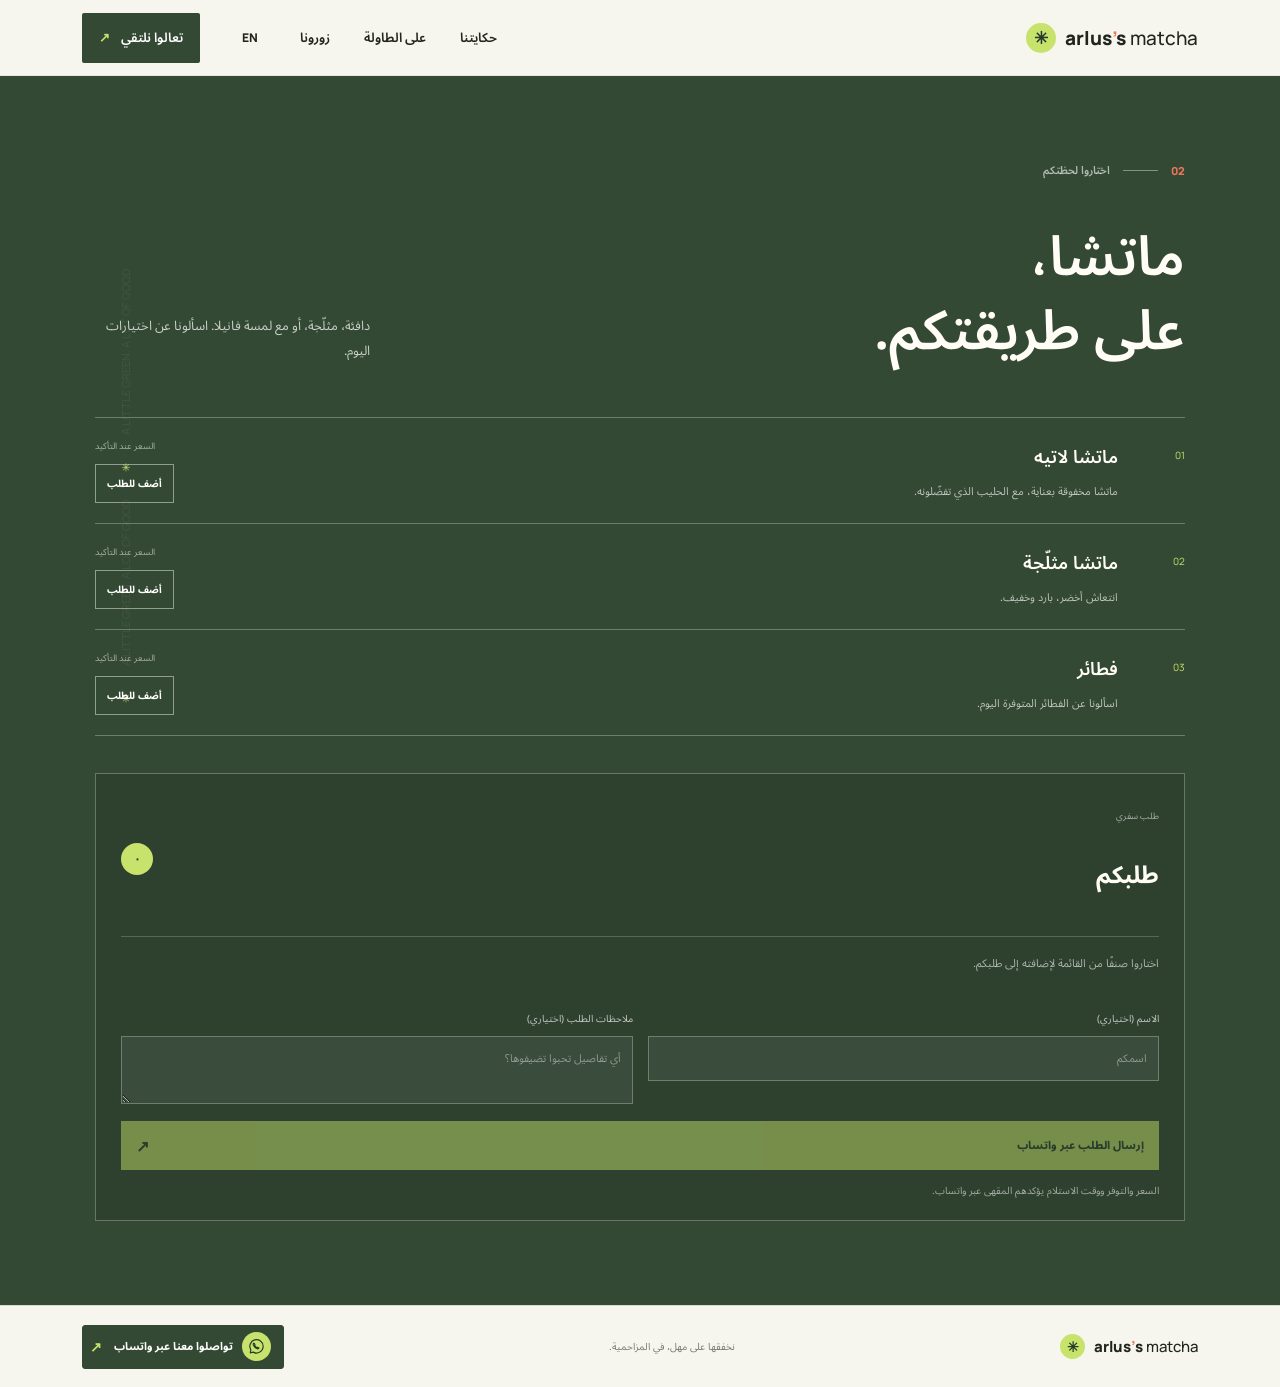
<file: menu.html>
<!doctype html>
<html lang="ar" dir="rtl">
<head>
  <meta charset="utf-8">
  <meta name="viewport" content="width=device-width, initial-scale=1">
  <meta name="theme-color" content="#f6f5ee">
  <meta name="description" content="تصفحوا قائمة Arlus's matcha: ماتشا لاتيه، ماتشا مثلّجة، وفطائر متوفرة حسب اليوم. أرسلوا طلب الاستلام عبر واتساب.">
  <meta name="robots" content="index, follow">
  <link rel="canonical" href="https://abdoelsayed123.github.io/Arlus-s-matcha1/menu.html">
  <meta property="og:type" content="website">
  <meta property="og:url" content="https://abdoelsayed123.github.io/Arlus-s-matcha1/menu.html">
  <meta property="og:locale" content="ar_SA">
  <meta property="og:title" content="القائمة | Arlus's Matcha">
  <meta property="og:description" content="ماتشا على طريقتكم، دافئة أو مثلّجة، مع فطائر اليوم.">
  <title>القائمة | Arlus's Matcha</title>
  <link rel="preconnect" href="https://fonts.googleapis.com">
  <link rel="preconnect" href="https://fonts.gstatic.com" crossorigin>
  <link href="https://fonts.googleapis.com/css2?family=DM+Sans:wght@400;500;600;700&family=Manrope:wght@400;500;600;700;800&family=Noto+Sans+Arabic:wght@400;500;600;700;800&display=swap" rel="stylesheet">
  <link rel="stylesheet" href="styles.css?v=3">
  <script src="script.js" defer></script>
</head>
<body>
  <header class="site-header">
    <a class="wordmark" href="index.html" aria-label="Arlus's matcha — الرئيسية"><span class="wordmark-leaf" aria-hidden="true">✳</span><span>arlus<span class="wordmark-apostrophe">’</span>s <span class="wordmark-light">matcha</span></span></a>
    <button class="menu-toggle" type="button" aria-label="فتح القائمة" aria-expanded="false" aria-controls="site-nav"><span></span><span></span></button>
    <nav class="site-nav" id="site-nav" aria-label="التنقل الرئيسي">
      <a href="story.html" target="_blank" rel="noreferrer" data-ar="حكايتنا" data-en="Our story">حكايتنا</a>
      <a href="menu.html" target="_blank" rel="noreferrer" aria-current="page" data-ar="على الطاولة" data-en="The menu">على الطاولة</a>
      <a href="visit.html" target="_blank" rel="noreferrer" data-ar="زورونا" data-en="Find us">زورونا</a>
      <button class="language-toggle" type="button" aria-label="Switch language">EN</button>
      <a class="nav-visit" href="visit.html" target="_blank" rel="noreferrer" data-ar="تعالوا نلتقي" data-en="Come on in">تعالوا نلتقي <span aria-hidden="true">↗</span></a>
    </nav>
  </header>
  <main>
    <section class="menu-section menu-page-section" aria-labelledby="menu-title">
      <div class="section-wrap menu-inner">
        <div class="section-kicker section-kicker-light"><span>02</span><span class="kicker-rule"></span><span data-ar="اختاروا لحظتكم" data-en="Make it your moment">اختاروا لحظتكم</span></div>
        <div class="menu-heading-row"><h1 id="menu-title" data-ar="ماتشا،<br>على طريقتكم." data-en="Matcha,<br>your way.">ماتشا،<br>على طريقتكم.</h1><p data-ar="دافئة، مثلّجة، أو مع لمسة فانيلا. اسألونا عن اختيارات اليوم." data-en="Warm, over ice, or with a hint of vanilla. Ask us what’s on today.">دافئة، مثلّجة، أو مع لمسة فانيلا. اسألونا عن اختيارات اليوم.</p></div>
        <div class="menu-list">
          <article class="menu-item"><span class="menu-number">01</span><div><h2 data-ar="ماتشا لاتيه" data-en="Matcha latte">ماتشا لاتيه</h2><p data-ar="ماتشا مخفوقة بعناية، مع الحليب الذي تفضّلونه." data-en="Carefully whisked matcha with the milk you love.">ماتشا مخفوقة بعناية، مع الحليب الذي تفضّلونه.</p></div><div class="menu-item-action"><span class="menu-price" data-ar="السعر عند التأكيد" data-en="Price on confirmation">السعر عند التأكيد</span><button class="menu-add" type="button" data-item="latte" data-ar="أضف للطلب" data-en="Add to order">أضف للطلب</button></div></article>
          <article class="menu-item"><span class="menu-number">02</span><div><h2 data-ar="ماتشا مثلّجة" data-en="Iced matcha">ماتشا مثلّجة</h2><p data-ar="انتعاش أخضر، بارد وخفيف." data-en="Green, chilled, and easy going.">انتعاش أخضر، بارد وخفيف.</p></div><div class="menu-item-action"><span class="menu-price" data-ar="السعر عند التأكيد" data-en="Price on confirmation">السعر عند التأكيد</span><button class="menu-add" type="button" data-item="iced" data-ar="أضف للطلب" data-en="Add to order">أضف للطلب</button></div></article>
          <article class="menu-item"><span class="menu-number">03</span><div><h2 data-ar="فطائر" data-en="Pancakes">فطائر</h2><p data-ar="اسألونا عن الفطائر المتوفرة اليوم." data-en="Ask us which pancakes are available today.">اسألونا عن الفطائر المتوفرة اليوم.</p></div><div class="menu-item-action"><span class="menu-price" data-ar="السعر عند التأكيد" data-en="Price on confirmation">السعر عند التأكيد</span><button class="menu-add" type="button" data-item="pancakes" data-ar="أضف للطلب" data-en="Add to order">أضف للطلب</button></div></article>
        </div>
        <div class="order-panel" aria-labelledby="order-title"><div class="order-panel-heading"><div><span class="order-kicker" data-ar="طلب سفري" data-en="Takeaway order">طلب سفري</span><h2 id="order-title" data-ar="طلبكم" data-en="Your order">طلبكم</h2></div><span class="cart-count" aria-live="polite">٠</span></div><div class="order-items" aria-live="polite"><p class="cart-empty" data-ar="اختاروا صنفًا من القائمة لإضافته إلى طلبكم." data-en="Choose an item from the menu to start your order.">اختاروا صنفًا من القائمة لإضافته إلى طلبكم.</p></div><div class="order-fields"><label><span data-ar="الاسم (اختياري)" data-en="Name (optional)">الاسم (اختياري)</span><input class="customer-name" type="text" autocomplete="name" placeholder="اسمكم" data-placeholder-ar="اسمكم" data-placeholder-en="Your name"></label><label><span data-ar="ملاحظات الطلب (اختياري)" data-en="Order notes (optional)">ملاحظات الطلب (اختياري)</span><textarea class="order-notes" rows="2" placeholder="أي تفاصيل تحبوا تضيفوها؟" data-placeholder-ar="أي تفاصيل تحبوا تضيفوها؟" data-placeholder-en="Anything else we should know?"></textarea></label></div><button class="order-submit" type="button" disabled><span data-ar="إرسال الطلب عبر واتساب" data-en="Send order via WhatsApp">إرسال الطلب عبر واتساب</span><span aria-hidden="true">↗</span></button><p class="menu-footnote" data-ar="السعر والتوفر ووقت الاستلام يؤكدهم المقهى عبر واتساب." data-en="The cafe will confirm availability, price, and pickup time on WhatsApp.">السعر والتوفر ووقت الاستلام يؤكدهم المقهى عبر واتساب.</p></div>
      </div>
      <div class="menu-orbit" aria-hidden="true">A LITTLE GREEN, A LOT OF GOOD <span>✳</span> A LITTLE GREEN, A LOT OF GOOD <span>✳</span></div>
    </section>
  </main>
  <footer class="site-footer"><a class="wordmark footer-wordmark" href="index.html"><span class="wordmark-leaf" aria-hidden="true">✳</span><span>arlus<span class="wordmark-apostrophe">’</span>s <span class="wordmark-light">matcha</span></span></a><span class="footer-note" data-ar="نخفقها على مهل، في المزاحمية." data-en="Whisked with care in Al Muzahimiyah.">نخفقها على مهل، في المزاحمية.</span><a class="footer-whatsapp" href="https://wa.me/966502177436" target="_blank" rel="noreferrer"><svg class="whatsapp-icon" width="29" height="29" viewBox="0 0 24 24" fill="none" stroke="#263a2b" stroke-width="1.5" stroke-linecap="round" stroke-linejoin="round" aria-hidden="true" focusable="false"><path d="M20.4 11.7a8.4 8.4 0 0 1-12.5 7.4L4 20l.9-3.8a8.4 8.4 0 1 1 15.5-4.5Z"/><path d="M8.4 7.8c-.3.2-.7.7-.7 1.4 0 .9.7 2 1.8 3.1 1 1.1 2.3 2 3.4 2.4.7.3 1.3.2 1.7-.2l.6-.7-2-.9-.7.7a7.4 7.4 0 0 1-2.9-2.7l.6-.8-.9-1.8-.9-.5Z"/></svg><span data-ar="تواصلوا معنا عبر واتساب" data-en="Chat with us on WhatsApp">تواصلوا معنا عبر واتساب</span><span class="whatsapp-arrow" aria-hidden="true">↗</span></a></footer>
</body>
</html>
</file>
<file: styles.css>
:root {
  color-scheme: light;
  --paper: #f6f5ee;
  --ink: #20251d;
  --green: #344934;
  --green-deep: #263a2b;
  --leaf: #c7e36b;
  --coral: #ef775b;
  --muted: #777a6e;
  --line: #d8d9cf;
  --font-latin: "Manrope", sans-serif;
  --font-arabic: "Noto Sans Arabic", sans-serif;
}

* { box-sizing: border-box; }
html { scroll-behavior: smooth; scroll-padding-top: 82px; }
body { margin: 0; background: var(--paper); color: var(--ink); font-family: var(--font-arabic); -webkit-font-smoothing: antialiased; }
body[lang="en"] { font-family: var(--font-latin); }
a { color: inherit; text-decoration: none; }
button { color: inherit; font: inherit; }
.site-header { height: 76px; padding: 0 6.4%; display: flex; align-items: center; justify-content: space-between; position: sticky; top: 0; z-index: 10; background: var(--paper); border-bottom: 1px solid rgba(32, 37, 29, .08); }
.wordmark { display: inline-flex; align-items: center; gap: 9px; font-family: var(--font-latin); font-size: 19px; font-weight: 800; letter-spacing: 0; direction: ltr; }
.wordmark-leaf { display: grid; place-items: center; width: 30px; height: 30px; border-radius: 50%; background: var(--leaf); color: var(--green-deep); font-size: 17px; }
.wordmark-apostrophe { color: var(--coral); }
.wordmark-light { font-weight: 500; }
.site-nav { display: flex; align-items: center; gap: 34px; font-size: 13px; font-weight: 600; }
.site-nav > a:not(.nav-visit) { transition: color .2s ease; }
.site-nav > a:not(.nav-visit):hover, .text-link:hover { color: #758c3a; }
.language-toggle { padding: 6px 8px; background: none; border: 0; cursor: pointer; font-family: var(--font-latin); font-size: 12px; font-weight: 800; }
.nav-visit { background: var(--green); color: white; padding: 11px 17px; border-radius: 2px; }
.nav-visit span { color: var(--leaf); margin-inline-start: 8px; }
.menu-toggle { display: none; }
.hero { position: relative; height: min(690px, calc(100svh - 76px)); min-height: 560px; overflow: hidden; isolation: isolate; background: #27372b; color: white; }
.landing-hero { position: relative; min-height: min(720px, calc(100svh - 76px)); height: min(720px, calc(100svh - 76px)); overflow: hidden; isolation: isolate; background: #27372b; color: white; }
.landing-image, .landing-shade { position: absolute; inset: 0; width: 100%; height: 100%; }
.landing-image { z-index: -2; object-fit: cover; object-position: center 54%; animation: arrive 1.1s ease-out both; }
.landing-shade { z-index: -1; background: linear-gradient(90deg, rgba(18, 29, 21, .62), rgba(18, 29, 21, .18)); }
.landing-copy { position: absolute; top: 50%; inset-inline-start: 12.2%; width: min(580px, 75%); transform: translateY(-50%); animation: rise .8s .1s both; }
.landing-copy h1 { margin: 0; font-size: 72px; font-weight: 700; line-height: 1.3; }
body[lang="en"] .landing-copy h1 { font-family: var(--font-latin); font-size: 78px; line-height: 1.08; }
.landing-copy .hero-copy { max-width: 430px; }
.landing-stamp { position: absolute; inset-inline-end: 9%; bottom: 12%; width: 105px; height: 105px; display: flex; flex-direction: column; align-items: center; justify-content: center; border: 1px solid rgba(255,255,255,.7); border-radius: 50%; transform: rotate(-8deg); }
.destination-section { padding-top: 88px; padding-bottom: 104px; }
.destination-heading { display: flex; align-items: end; justify-content: space-between; gap: 30px; margin-top: 32px; }
.destination-heading h2 { margin: 0; font-size: 45px; font-weight: 600; line-height: 1.4; }
.destination-heading p { max-width: 260px; margin: 0 0 8px; color: var(--muted); font-size: 13px; line-height: 1.9; }
.destination-grid { display: grid; grid-template-columns: repeat(3, 1fr); gap: 17px; margin-top: 39px; }
.destination-link { position: relative; display: flex; min-height: 255px; flex-direction: column; justify-content: end; gap: 9px; padding: 18px 20px; overflow: hidden; isolation: isolate; background: var(--green-deep); color: white; }
.destination-link::after { position: absolute; z-index: -1; inset: 0; background: linear-gradient(180deg, rgba(14,24,17,.04) 5%, rgba(14,24,17,.74) 100%); content: ""; }
.destination-link img { position: absolute; z-index: -2; inset: 0; width: 100%; height: 100%; object-fit: cover; transition: transform .5s ease; }
.destination-link:hover img { transform: scale(1.045); }
.destination-index { color: rgba(255,255,255,.73); font-family: var(--font-latin); font-size: 9px; }
.destination-title { font-size: 22px; font-weight: 700; }
.destination-arrow { position: absolute; inset-inline-end: 19px; bottom: 20px; color: var(--leaf); font-family: var(--font-latin); font-size: 18px; }
.destination-link:focus-visible { outline: 3px solid var(--coral); outline-offset: 3px; }
.story-page { min-height: calc(100svh - 158px); padding-top: 70px; padding-bottom: 76px; }
.story-page-grid { display: grid; grid-template-columns: .9fr 1.1fr; gap: 8%; align-items: center; margin-top: 35px; }
.story-page-heading { display: flex; flex-direction: column; justify-content: center; }
.story-page-heading .eyebrow { color: var(--muted); }
.story-page-heading h1 { margin: 20px 0 0; font-size: 55px; font-weight: 600; line-height: 1.38; }
.story-page-image { height: 395px; overflow: hidden; background: #d8dacd; }
.story-page-image img { width: 100%; height: 100%; object-fit: cover; }
.story-page-copy { max-width: 620px; margin: 34px 0 0 auto; }
.story-page-copy p { margin: 0; color: #64675d; font-size: 14px; line-height: 2.1; }
.story-band { padding-block: 37px; background: var(--green); color: white; }
.story-band-inner { display: flex; align-items: center; justify-content: space-between; gap: 24px; }
.story-band-mark { color: var(--leaf); font-size: 27px; }
.story-band p { margin: 0; font-size: 17px; }
.menu-page-section .menu-inner { min-height: calc(100svh - 158px); }
.menu-page-section .menu-heading-row h1 { margin: 0; font-size: 55px; font-weight: 600; line-height: 1.35; }
.menu-item h2 { margin: 0; font-size: 18px; font-weight: 600; }
.visit-page { min-height: calc(100svh - 158px); padding-top: 72px; padding-bottom: 78px; }
.visit-page .visit-grid { margin-top: 37px; }
.visit-page-image { height: 255px; margin-top: 19px; overflow: hidden; }
.visit-page-image img { width: 100%; height: 100%; object-fit: cover; }
.visit-page h1 { margin: 0; font-size: 58px; font-weight: 600; line-height: 1.35; }
.visit-whatsapp-link { display: flex; align-items: center; justify-content: space-between; margin-top: 18px; padding: 12px 14px; border: 1px solid var(--line); color: var(--green-deep); font-size: 11px; font-weight: 700; }
.visit-whatsapp-link span:last-child { color: var(--coral); font-family: var(--font-latin); font-size: 15px; }
.hero-image { position: absolute; z-index: -2; inset: 0; width: 100%; height: 100%; object-fit: cover; object-position: center 55%; animation: arrive 1.1s ease-out both; }
.hero-shade { position: absolute; z-index: -1; inset: 0; background: rgba(21, 31, 23, .44); }
.hero-content { position: absolute; top: 50%; inset-inline-start: 12.2%; transform: translateY(-50%); width: min(580px, 75%); animation: rise .8s .1s both; }
.eyebrow { display: flex; align-items: center; gap: 10px; font-family: var(--font-latin); font-size: 11px; letter-spacing: 0; }
.hero-eyebrow { color: rgba(255, 255, 255, .85); margin: 0 0 24px; }
.eyebrow-mark { width: 7px; height: 7px; border-radius: 50%; background: var(--leaf); }
.hero h1 { margin: 0; max-width: 590px; font-family: var(--font-arabic); font-size: 75px; font-weight: 700; line-height: 1.27; letter-spacing: 0; }
body[lang="en"] .hero h1, body[lang="en"] .story h2, body[lang="en"] .menu-heading-row h2, body[lang="en"] .visit-main h2 { font-family: var(--font-latin); }
body[lang="en"] .landing-copy h1, body[lang="en"] .story-page-heading h1, body[lang="en"] .menu-page-section .menu-heading-row h1, body[lang="en"] .visit-page h1 { font-family: var(--font-latin); }
body[lang="en"] .hero h1 { font-size: 82px; line-height: 1.08; letter-spacing: 0; }
.hero-copy { max-width: 385px; margin: 20px 0 27px; color: rgba(255,255,255,.83); font-size: 15px; line-height: 1.9; }
body[lang="en"] .hero-copy { font-family: var(--font-latin); line-height: 1.7; }
.hero-cta { display: inline-flex; align-items: center; gap: 24px; padding: 12px 16px; border: 1px solid rgba(255, 255, 255, .68); font-size: 12px; font-weight: 700; transition: color .2s, background .2s; }
.hero-cta:hover { background: white; color: var(--green-deep); }
.cta-arrow { color: var(--leaf); font-size: 19px; line-height: 1; }
.hero-stamp { position: absolute; inset-inline-end: 9%; bottom: 13%; width: 111px; height: 111px; display: flex; flex-direction: column; align-items: center; justify-content: center; border: 1px solid rgba(255,255,255,.7); border-radius: 50%; transform: rotate(-8deg); }
.stamp-star { color: var(--leaf); font-size: 13px; }
.stamp-rating { font-family: var(--font-latin); font-size: 25px; font-weight: 700; line-height: 1.1; }
.stamp-label { margin-top: 5px; color: rgba(255,255,255,.82); font-size: 9px; }
.hero-index, .hero-caption { position: absolute; bottom: 25px; font-family: var(--font-latin); font-size: 10px; color: rgba(255,255,255,.75); }
.hero-index { inset-inline-start: 6.4%; }
.hero-caption { inset-inline-end: 6.4%; }
.section-wrap { width: min(1090px, 87.2%); margin-inline: auto; }
.story { position: relative; padding-top: 112px; padding-bottom: 126px; }
.section-kicker { display: flex; align-items: center; gap: 13px; color: var(--muted); font-size: 11px; font-weight: 600; }
.section-kicker > span:first-child { font-family: var(--font-latin); color: var(--coral); font-weight: 800; }
.kicker-rule { display: inline-block; width: 35px; height: 1px; background: #aaa99e; }
.story-grid { display: grid; grid-template-columns: 1.1fr .9fr; gap: 10%; align-items: end; margin-top: 45px; }
.story h2, .menu-heading-row h2, .visit-main h2 { margin: 0; font-size: 60px; line-height: 1.35; font-weight: 600; letter-spacing: 0; }
body[lang="en"] .story h2, body[lang="en"] .menu-heading-row h2, body[lang="en"] .visit-main h2 { line-height: 1.1; }
.story-copy { padding-bottom: 8px; }
.story-copy p { max-width: 385px; margin: 0; color: #64675d; font-size: 15px; line-height: 2; }
body[lang="en"] .story-copy p { line-height: 1.8; }
.text-link { display: inline-flex; align-items: center; gap: 16px; margin-top: 25px; font-size: 12px; font-weight: 700; transition: color .2s ease; }
.text-link span:last-child { color: var(--coral); font-size: 17px; }
.menu-section { position: relative; overflow: hidden; background: var(--green); color: #fffdf5; }
.menu-inner { position: relative; z-index: 1; padding-top: 83px; padding-bottom: 84px; }
.section-kicker-light { color: rgba(255,255,255,.61); }
.section-kicker-light .kicker-rule { background: rgba(255,255,255,.4); }
.menu-heading-row { display: flex; align-items: end; justify-content: space-between; margin-top: 39px; }
.menu-heading-row h2 { font-size: 55px; }
.menu-heading-row > p { max-width: 275px; margin: 0 0 6px; color: rgba(255,255,255,.72); font-size: 13px; line-height: 1.9; }
body[lang="en"] .menu-heading-row > p { line-height: 1.7; }
.menu-list { margin-top: 47px; border-top: 1px solid rgba(255,255,255,.28); }
.menu-item { display: grid; grid-template-columns: 54px 1fr auto; align-items: center; gap: 13px; min-height: 106px; border-bottom: 1px solid rgba(255,255,255,.28); }
.menu-number { align-self: start; padding-top: 30px; color: var(--leaf); font-family: var(--font-latin); font-size: 10px; }
.menu-item h3 { margin: 0; font-size: 18px; font-weight: 600; }
.menu-item p { margin: 6px 0 0; color: rgba(255,255,255,.66); font-size: 11px; line-height: 1.8; }
.menu-item-action { display: flex; align-items: flex-end; flex-direction: column; gap: 8px; }
.menu-price { color: rgba(255,255,255,.55); font-size: 9px; }
.menu-add { padding: 8px 11px; border: 1px solid rgba(255,255,255,.46); background: transparent; color: white; font-size: 10px; font-weight: 700; cursor: pointer; transition: background .2s, color .2s, border-color .2s; }
.menu-add:hover { border-color: var(--leaf); background: var(--leaf); color: var(--green-deep); }
.menu-footnote { margin: 19px 0 0; color: rgba(255,255,255,.55); font-size: 10px; }
.order-panel { margin-top: 37px; padding: 23px 25px 20px; border: 1px solid rgba(255,255,255,.28); background: rgba(20,35,25,.2); }
.order-panel-heading { display: flex; align-items: center; justify-content: space-between; }
.order-kicker { color: rgba(255,255,255,.56); font-size: 9px; }
.order-panel-heading h3 { margin: 3px 0 0; font-size: 19px; font-weight: 600; }
.cart-count { display: grid; place-items: center; width: 32px; aspect-ratio: 1; border-radius: 50%; background: var(--leaf); color: var(--green-deep); font-family: var(--font-latin); font-size: 12px; font-weight: 800; }
.order-items { margin-top: 15px; border-top: 1px solid rgba(255,255,255,.2); }
.cart-empty { margin: 0; padding: 15px 0; color: rgba(255,255,255,.6); font-size: 11px; }
.order-row { display: flex; align-items: center; justify-content: space-between; gap: 12px; min-height: 54px; border-bottom: 1px solid rgba(255,255,255,.17); }
.order-item-name { font-size: 12px; font-weight: 600; }
.quantity-controls { display: flex; align-items: center; gap: 12px; direction: ltr; }
.quantity-button { display: grid; place-items: center; width: 30px; height: 30px; border: 1px solid rgba(255,255,255,.4); background: transparent; color: white; font-size: 17px; cursor: pointer; }
.quantity-button:hover { border-color: var(--leaf); color: var(--leaf); }
.quantity-value { min-width: 16px; text-align: center; font-family: var(--font-latin); font-size: 12px; }
.order-fields { display: grid; grid-template-columns: 1fr 1fr; gap: 15px; margin-top: 18px; }
.order-fields label { display: flex; flex-direction: column; gap: 7px; color: rgba(255,255,255,.7); font-size: 10px; }
.order-fields input, .order-fields textarea { width: 100%; min-height: 40px; padding: 10px 11px; border: 1px solid rgba(255,255,255,.27); border-radius: 0; outline: none; background: rgba(255,255,255,.06); color: white; font: inherit; font-size: 11px; resize: vertical; }
.order-fields input::placeholder, .order-fields textarea::placeholder { color: rgba(255,255,255,.42); }
.order-fields input:focus, .order-fields textarea:focus { border-color: var(--leaf); }
.order-submit { display: flex; align-items: center; justify-content: space-between; gap: 15px; width: 100%; margin-top: 17px; padding: 13px 15px; border: 0; background: var(--leaf); color: var(--green-deep); font: inherit; font-size: 11px; font-weight: 800; text-align: start; cursor: pointer; transition: background .2s, opacity .2s; }
.order-submit:not(:disabled):hover { background: white; }
.order-submit:disabled { opacity: .48; cursor: not-allowed; }
.order-submit span:last-child { font-family: var(--font-latin); font-size: 16px; }
.order-panel > .menu-footnote { margin-top: 12px; line-height: 1.8; }
.menu-orbit { position: absolute; inset-inline-end: -90px; top: 50%; display: flex; gap: 28px; width: 430px; transform: rotate(-90deg) translateX(50%); transform-origin: center; color: rgba(255,255,255,.07); font-family: var(--font-latin); font-size: 11px; white-space: nowrap; }
.menu-orbit span { color: var(--leaf); }
.visit-section { padding-top: 106px; padding-bottom: 112px; }
.visit-grid { display: grid; grid-template-columns: 1fr .83fr; gap: 13%; margin-top: 44px; }
.visit-main h2 { font-size: 58px; }
.visit-main > p { max-width: 365px; margin: 19px 0 25px; color: #64675d; font-size: 13px; line-height: 1.9; }
.visit-actions { display: flex; flex-wrap: wrap; align-items: center; gap: 19px; }
.directions-button { display: inline-flex; align-items: center; gap: 22px; padding: 13px 17px; background: var(--green); color: white; font-size: 11px; font-weight: 700; transition: background .2s; }
.directions-button:hover { background: #53694c; }
.directions-button span:last-child { color: var(--leaf); font-family: var(--font-latin); font-size: 16px; }
.call-link { color: var(--green-deep); font-family: var(--font-latin); font-size: 12px; font-weight: 700; }
.call-link span { color: var(--coral); margin-inline-start: 4px; }
.visit-details { padding-top: 11px; }
.detail-line { padding-bottom: 19px; border-bottom: 1px solid var(--line); }
.detail-line + .detail-line { padding-top: 16px; }
.detail-label { color: var(--muted); font-size: 10px; }
.detail-line p { margin: 8px 0 0; font-size: 12px; line-height: 1.9; }
.review-link { display: flex; align-items: center; gap: 9px; margin-top: 8px; font-family: var(--font-latin); font-size: 12px; font-weight: 800; }
.review-stars { color: #d38b37; font-size: 11px; letter-spacing: 0; }
.review-count { color: var(--muted); font-family: var(--font-arabic); font-size: 10px; font-weight: 500; }
body[lang="en"] .review-count { font-family: var(--font-latin); }
.review-link > span:last-child { margin-inline-start: auto; color: var(--coral); }
.map-link { position: relative; display: block; height: 174px; margin-top: 19px; overflow: hidden; background: #d8dacd; }
.map-link img { width: 100%; height: 100%; object-fit: cover; object-position: center 52%; transition: transform .45s ease; }
.map-link:hover img { transform: scale(1.04); }
.map-overlay { position: absolute; inset-inline: 0; bottom: 0; display: flex; justify-content: space-between; padding: 12px 15px; background: linear-gradient(transparent, rgba(16,27,18,.7)); color: white; font-size: 11px; font-weight: 700; }
.map-overlay span:last-child { color: var(--leaf); font-family: var(--font-latin); font-size: 16px; }
.service-section { padding-block: 75px 82px; border-top: 1px solid var(--line); background: #e9eee2; }
.service-grid { display: grid; grid-template-columns: 1fr 1fr; gap: 10%; align-items: end; margin-top: 34px; }
.service-grid h2 { margin: 0; font-size: 39px; line-height: 1.45; font-weight: 600; }
.service-copy p { max-width: 510px; margin: 0; color: #555b50; font-size: 13px; line-height: 2.1; }
body[lang="en"] .service-grid h2 { font-family: var(--font-latin); line-height: 1.15; }
body[lang="en"] .service-copy p { font-family: var(--font-latin); line-height: 1.9; }
.site-footer { display: flex; align-items: center; justify-content: space-between; min-height: 82px; padding: 16px 6.4%; border-top: 1px solid var(--line); }
.footer-wordmark { font-size: 15px; }
.footer-wordmark .wordmark-leaf { width: 25px; height: 25px; font-size: 14px; }
.footer-note, .back-top { color: var(--muted); font-size: 10px; }
.footer-whatsapp { display: inline-flex; align-items: center; gap: 9px; min-height: 44px; padding: 6px 12px 6px 7px; border: 1px solid var(--green); border-radius: 3px; background: var(--green); color: white; font-size: 11px; font-weight: 700; transition: background .2s ease, box-shadow .2s ease, transform .2s ease; }
.footer-whatsapp:hover { transform: translateY(-1px); background: var(--green-deep); box-shadow: 0 4px 12px rgba(38, 58, 43, .16); }
.footer-whatsapp:focus-visible { outline: 2px solid var(--coral); outline-offset: 3px; }
.whatsapp-icon { width: 29px; height: 29px; flex: 0 0 29px; padding: 5px; border-radius: 50%; background: var(--leaf); fill: none; stroke: var(--green-deep); stroke-linecap: round; stroke-linejoin: round; stroke-width: 1.5; }
.whatsapp-arrow { margin-inline-start: 3px; color: var(--leaf); font-family: var(--font-latin); font-size: 14px; }
.back-top span:last-child { margin-inline-start: 7px; color: var(--coral); font-family: var(--font-latin); font-size: 14px; }

@keyframes arrive { from { transform: scale(1.035); opacity: .75; } to { transform: scale(1); opacity: 1; } }
@keyframes rise { from { transform: translateY(calc(-50% + 16px)); opacity: 0; } to { transform: translateY(-50%); opacity: 1; } }

@media (min-width: 1400px) {
  .hero { height: min(760px, calc(100svh - 76px)); }
}

@media (max-width: 760px) {
  html { scroll-padding-top: 66px; }
  .site-header { height: 66px; padding-inline: 6%; }
  .wordmark { font-size: 17px; }
  .wordmark-leaf { width: 27px; height: 27px; }
  .menu-toggle { display: flex; width: 40px; height: 40px; padding: 12px 9px; flex-direction: column; justify-content: center; gap: 5px; border: 0; background: transparent; cursor: pointer; }
  .menu-toggle span { width: 21px; height: 1px; background: var(--ink); transition: transform .2s; }
  .menu-toggle[aria-expanded="true"] span:first-child { transform: translateY(3px) rotate(45deg); }
  .menu-toggle[aria-expanded="true"] span:last-child { transform: translateY(-3px) rotate(-45deg); }
  .site-nav { position: absolute; top: 65px; inset-inline: 0; display: none; align-items: stretch; gap: 0; padding: 9px 6% 19px; background: var(--paper); border-bottom: 1px solid var(--line); }
  .site-nav.is-open { display: flex; flex-direction: column; }
  .site-nav > a:not(.nav-visit), .language-toggle { padding: 13px 0; border-bottom: 1px solid var(--line); text-align: start; }
  .language-toggle { align-self: flex-start; }
  .nav-visit { align-self: flex-start; margin-top: 15px; }
  .hero { height: min(720px, calc(100svh - 66px)); min-height: 540px; }
  .landing-hero { height: min(670px, calc(100svh - 66px)); min-height: 530px; }
  .landing-image { object-position: 58% center; }
  .landing-shade { background: rgba(21, 31, 23, .48); }
  .landing-copy { inset-inline-start: 8%; width: 84%; }
  .landing-copy h1 { font-size: 53px; line-height: 1.4; }
  body[lang="en"] .landing-copy h1 { font-size: 58px; line-height: 1.12; }
  .landing-stamp { inset-inline-end: 8%; bottom: 12%; width: 88px; height: 88px; }
  .landing-stamp .stamp-rating { font-size: 20px; }
  .landing-stamp .stamp-label { font-size: 8px; }
  .hero-image { object-position: 58% center; }
  .hero-shade { background: rgba(21, 31, 23, .48); }
  .hero-content { inset-inline-start: 8%; width: 84%; }
  .hero h1 { font-size: 55px; line-height: 1.38; }
  body[lang="en"] .hero h1 { font-size: 59px; line-height: 1.1; }
  .hero-copy { max-width: 340px; font-size: 13px; }
  .hero-stamp { inset-inline-end: 8%; bottom: 12%; width: 88px; height: 88px; }
  .stamp-rating { font-size: 20px; }
  .stamp-label { font-size: 8px; }
  .hero-index, .hero-caption { bottom: 19px; font-size: 9px; }
  .section-wrap { width: 84%; }
  .destination-section { padding-top: 64px; padding-bottom: 73px; }
  .destination-heading { align-items: start; flex-direction: column; gap: 10px; margin-top: 25px; }
  .destination-heading h2 { font-size: 36px; }
  .destination-heading p { font-size: 12px; }
  .destination-grid { grid-template-columns: 1fr; gap: 12px; margin-top: 24px; }
  .destination-link { min-height: 210px; }
  .story-page { min-height: auto; padding-top: 52px; padding-bottom: 58px; }
  .story-page-grid { grid-template-columns: 1fr; gap: 22px; margin-top: 25px; }
  .story-page-heading { min-height: 0; }
  .story-page-heading h1 { margin-top: 12px; font-size: 43px; }
  .story-page-image { height: 275px; }
  .story-page-copy { margin-top: 22px; }
  .story-page-copy p { font-size: 12px; }
  .story-band { padding-block: 25px; }
  .story-band-inner { align-items: start; flex-wrap: wrap; gap: 14px; }
  .story-band p { flex: 1 1 calc(100% - 48px); font-size: 14px; }
  .story-band .directions-button { margin-inline-start: 41px; }
  .menu-page-section .menu-inner { min-height: auto; }
  .menu-page-section .menu-heading-row h1 { font-size: 44px; }
  .menu-page-section .menu-item h2 { font-size: 16px; }
  .visit-page { min-height: auto; padding-top: 52px; padding-bottom: 58px; }
  .visit-page .visit-grid { margin-top: 25px; }
  .visit-page h1 { font-size: 46px; }
  body[lang="en"] .visit-page h1 { font-size: 48px; }
  .visit-page-image { height: 200px; }
  .story { padding-top: 76px; padding-bottom: 90px; }
  .story-grid { grid-template-columns: 1fr; gap: 17px; margin-top: 30px; }
  .story h2, .visit-main h2 { font-size: 46px; }
  body[lang="en"] .story h2, body[lang="en"] .visit-main h2 { font-size: 48px; }
  .story-copy p { font-size: 13px; }
  .menu-inner { padding-top: 68px; padding-bottom: 68px; }
  .menu-heading-row { align-items: start; flex-direction: column; gap: 16px; margin-top: 30px; }
  .menu-heading-row h2 { font-size: 44px; }
  body[lang="en"] .menu-heading-row h2 { font-size: 46px; }
  .menu-heading-row > p { max-width: 300px; font-size: 12px; }
  .menu-list { margin-top: 33px; }
  .menu-item { grid-template-columns: 25px minmax(0, 1fr) auto; min-height: 100px; gap: 8px; }
  .menu-item h3 { font-size: 16px; }
  .menu-item p { font-size: 10px; }
  .menu-item-action { gap: 6px; }
  .menu-price { font-size: 8px; }
  .menu-add { padding: 7px 8px; font-size: 9px; white-space: nowrap; }
  .menu-footnote { max-width: 300px; line-height: 1.8; }
  .order-panel { margin-top: 29px; padding: 18px 15px 16px; }
  .order-fields { grid-template-columns: 1fr; gap: 11px; }
  .menu-orbit { display: none; }
  .visit-section { padding-top: 76px; padding-bottom: 80px; }
  .visit-grid { grid-template-columns: 1fr; gap: 38px; margin-top: 30px; }
  .visit-main > p { font-size: 12px; }
  .visit-actions { gap: 15px; }
  .visit-details { padding-top: 0; }
  .map-link { height: 190px; }
  .service-section { padding-block: 61px 66px; }
  .service-grid { grid-template-columns: 1fr; gap: 18px; margin-top: 27px; }
  .service-grid h2 { font-size: 34px; }
  .service-copy p { font-size: 12px; }
  .site-footer { min-height: 76px; padding: 16px 6%; gap: 12px; flex-wrap: wrap; }
  .footer-note { display: none; }
  .footer-whatsapp { order: 3; }
  .back-top { margin-inline-start: auto; }
}

@media (prefers-reduced-motion: reduce) {
  *, *::before, *::after { scroll-behavior: auto !important; animation-duration: .01ms !important; animation-iteration-count: 1 !important; transition-duration: .01ms !important; }
}
</file>
